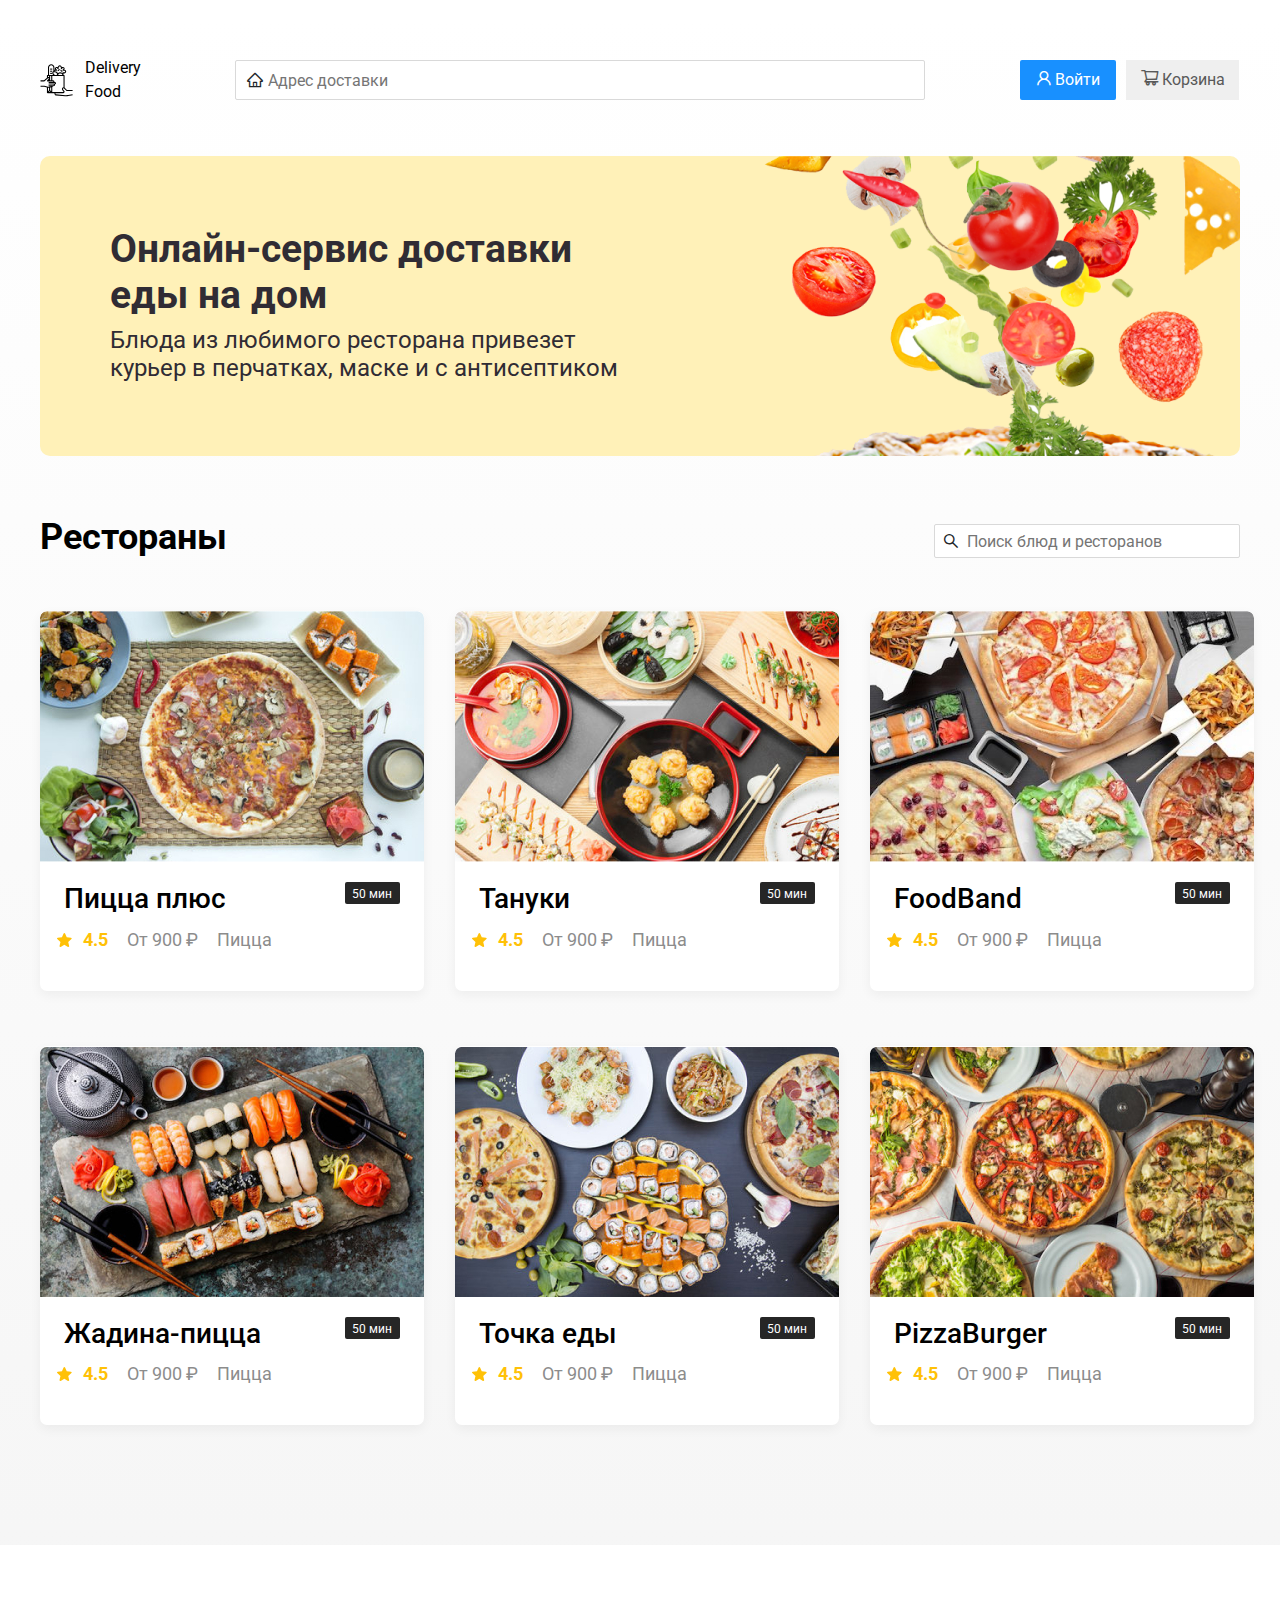
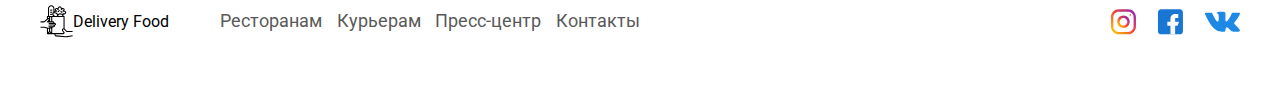
<file: index.html>
<!DOCTYPE html>
<html lang="en">

<head>
    <meta charset="UTF-8">
    <meta http-equiv="X-UA-Compatible" content="IE=edge">
    <meta name="viewport" content="width=device-width, initial-scale=1.0">
    <title>Delivery food</title>
    <link rel="shortcut icon" href="icons/favicon/favicon.ico" type="image/x-icon">
    <link rel="icon" href="icons/favicon/favicon.ico" type="image/x-icon">
    <link rel="stylesheet" href="css/_bootstrap-reboot.min.css">
    <link rel="stylesheet" href="css/icons.css">
    <link rel="stylesheet" href="css/style.min.css">

</head>

<body>
    <header class="header">
        <div class="container">
            <nav class="navbar">
                <a href="#" class="logo">
                    <img src="icons/logo/logo.svg" alt="logo">
                    <div class="logo__text">Delivery Food</div>
                </a>
                <div class="search">
                    <form class="search-form " action="action_page.php">
                        <div class="icon-home"></div>
                        <input type="text" placeholder="Адрес доставки" name="search">
                    </form>
                </div>
                <div class="btns">
                    <button class="btns__login">
                        <a href="#" class="icon-user">Войти</a>
                    </button>
                    <button class="btns__basket ">
                        <a href="#" class="icon-busket">Корзина</a>
                    </button>
                </div>
            </nav>
        </div>
    </header>
    <section class="promo">
        <div class="container">
            <div class="promo-wrapper">
                <h1 class="promo__tittle">Онлайн-сервис доставки еды на дом</h1>
                <div class="promo__subtittle">Блюда из любимого ресторана привезет курьер в перчатках, маске и с
                    антисептиком</div>
            </div>
        </div>
    </section>
    <section class="menu">
        <div class="container">
            <div class="menu-wrapper">
                <h2 class="menu__tittle">Рестораны</h2>
                <div class="menu-search">
                    <form class="search-form_menu" action="action_page.php">
                        <div class="icon-search"></div>
                        <input type="text" placeholder="Поиск блюд и ресторанов" name="search">
                    </form>
                </div>
            </div>
            <div class="cards-wrapper">
                <div class="cards__item">
                    <a href="#">
                        <img src="img/cards/main/card_1.jpg" alt="" class="cards__img">
                        <div class="cards__info">
                            <div class="cards_time_delivery">
                                <h3 class="cards__tittle">Пицца плюс</h3>
                                <div class="cards__time">50 мин</div>
                            </div>
                            <div class="cards-category">
                                <div class="cards__rating">4.5</div>
                                <div class="cards__price">От 900 ₽</div>
                                <div class="cards__category">Пицца</div>
                            </div>
                        </div>
                    </a>
                </div>
                <div class="cards__item">
                    <a href="tanuki.html">
                        <img src="img/cards/main/card_2.jpg" alt="" class="cards__img">
                        <div class="cards__info">
                            <div class="cards_time_delivery">
                                <h3 class="cards__tittle">Тануки </h3>
                                <div class="cards__time">50 мин</div>
                            </div>
                            <div class="cards-category">
                                <div class="cards__rating">4.5</div>
                                <div class="cards__price">От 900 ₽</div>
                                <div class="cards__category">Пицца</div>
                            </div>
                        </div>
                    </a>
                </div>
                <div class="cards__item">
                    <a href="#">
                        <img src="img/cards/main/card_3.jpg" alt="" class="cards__img">
                        <div class="cards__info">
                            <div class="cards_time_delivery">
                                <h3 class="cards__tittle">FoodBand</h3>
                                <div class="cards__time">50 мин</div>
                            </div>
                            <div class="cards-category">
                                <div class="cards__rating">4.5</div>
                                <div class="cards__price">От 900 ₽</div>
                                <div class="cards__category">Пицца</div>
                            </div>
                        </div>
                    </a>
                </div>
                <div class="cards__item">
                    <a href="#">
                        <img src="img/cards/main/card_4.jpg" alt="" class="cards__img">
                        <div class="cards__info">
                            <div class="cards_time_delivery">
                                <h3 class="cards__tittle">Жадина-пицца</h3>
                                <div class="cards__time">50 мин</div>
                            </div>
                            <div class="cards-category">
                                <div class="cards__rating">4.5</div>
                                <div class="cards__price">От 900 ₽</div>
                                <div class="cards__category">Пицца</div>
                            </div>
                        </div>
                    </a>
                </div>
                <div class="cards__item">
                    <a href="#">
                        <img src="img/cards/main/card_5.jpg" alt="" class="cards__img">
                        <div class="cards__info">
                            <div class="cards_time_delivery">
                                <h3 class="cards__tittle">Точка еды</h3>
                                <div class="cards__time">50 мин</div>
                            </div>
                            <div class="cards-category">
                                <div class="cards__rating">4.5</div>
                                <div class="cards__price">От 900 ₽</div>
                                <div class="cards__category">Пицца</div>
                            </div>
                    </a>
                </div>
            </div>
            <div class="cards__item">
                <a href="#">
                    <img src="img/cards/main/card_6.jpg" alt="" class="cards__img">
                    <div class="cards__info">
                        <div class="cards_time_delivery">
                            <h3 class="cards__tittle">PizzaBurger</h3>
                            <div class="cards__time">50 мин</div>
                        </div>
                        <div class="cards-category">
                            <div class="cards__rating">4.5</div>
                            <div class="cards__price">От 900 ₽</div>
                            <div class="cards__category">Пицца</div>
                        </div>
                    </div>
                </a>
            </div>
        </div>
    </section>
    <footer class="footer">
        <div class="container">
            <div class="footer-wrapper">
                <div class="footer__info">
                    <a href="#" class="logo">
                        <img src="icons/logo/logo.svg" alt="logo">
                        <div class="logo__text">Delivery Food</div>
                    </a>
                    <ul class="footer__navbar">
                        <li><a href="#">Ресторанам </a></li>
                        <li><a href="#">Курьерам</a></li>
                        <li><a href="#">Пресс-центр</a></li>
                        <li><a href="#">Контакты</a></li>
                    </ul>
                </div>
                <div class="footer__socialmedia">
                    <a href="#">
                        <svg width="26" height="26" viewBox="0 0 26 26" fill="none" xmlns="http://www.w3.org/2000/svg">
                            <path
                                d="M18.1353 0.314819H8.76025C4.44619 0.314819 0.947754 3.81326 0.947754 8.12732V17.5023C0.947754 21.8164 4.44619 25.3148 8.76025 25.3148H18.1353C22.4493 25.3148 25.9478 21.8164 25.9478 17.5023V8.12732C25.9478 3.81326 22.4493 0.314819 18.1353 0.314819ZM23.604 17.5023C23.604 20.5179 21.1509 22.9711 18.1353 22.9711H8.76025C5.74463 22.9711 3.2915 20.5179 3.2915 17.5023V8.12732C3.2915 5.11169 5.74463 2.65857 8.76025 2.65857H18.1353C21.1509 2.65857 23.604 5.11169 23.604 8.12732V17.5023Z"
                                fill="url(#paint0_linear_243_55)" />
                            <path
                                d="M13.4478 6.56482C9.99619 6.56482 7.19775 9.36326 7.19775 12.8148C7.19775 16.2664 9.99619 19.0648 13.4478 19.0648C16.8993 19.0648 19.6978 16.2664 19.6978 12.8148C19.6978 9.36326 16.8993 6.56482 13.4478 6.56482ZM13.4478 16.7211C11.2946 16.7211 9.5415 14.9679 9.5415 12.8148C9.5415 10.6601 11.2946 8.90857 13.4478 8.90857C15.6009 8.90857 17.354 10.6601 17.354 12.8148C17.354 14.9679 15.6009 16.7211 13.4478 16.7211Z"
                                fill="url(#paint1_linear_243_55)" />
                            <path
                                d="M20.1666 6.92892C20.6265 6.92892 20.9994 6.55606 20.9994 6.09611C20.9994 5.63617 20.6265 5.26331 20.1666 5.26331C19.7066 5.26331 19.3337 5.63617 19.3337 6.09611C19.3337 6.55606 19.7066 6.92892 20.1666 6.92892Z"
                                fill="url(#paint2_linear_243_55)" />
                            <defs>
                                <linearGradient id="paint0_linear_243_55" x1="3.23627" y1="23.0265" x2="23.6592"
                                    y2="2.60318" gradientUnits="userSpaceOnUse">
                                    <stop stop-color="#FFC107" />
                                    <stop offset="0.507" stop-color="#F44336" />
                                    <stop offset="0.99" stop-color="#9C27B0" />
                                </linearGradient>
                                <linearGradient id="paint1_linear_243_55" x1="9.02846" y1="17.2341" x2="17.8671"
                                    y2="8.39552" gradientUnits="userSpaceOnUse">
                                    <stop stop-color="#FFC107" />
                                    <stop offset="0.507" stop-color="#F44336" />
                                    <stop offset="0.99" stop-color="#9C27B0" />
                                </linearGradient>
                                <linearGradient id="paint2_linear_243_55" x1="19.5777" y1="6.6851" x2="20.7554"
                                    y2="5.50728" gradientUnits="userSpaceOnUse">
                                    <stop stop-color="#FFC107" />
                                    <stop offset="0.507" stop-color="#F44336" />
                                    <stop offset="0.99" stop-color="#9C27B0" />
                                </linearGradient>
                            </defs>
                        </svg>
                    </a>
                    <a href="#">
                        <svg width="26" height="26" viewBox="0 0 26 26" fill="none" xmlns="http://www.w3.org/2000/svg">
                            <path
                                d="M22.8228 0.314819H4.07275C2.34932 0.314819 0.947754 1.71638 0.947754 3.43982V22.1898C0.947754 23.9133 2.34932 25.3148 4.07275 25.3148H22.8228C24.5462 25.3148 25.9478 23.9133 25.9478 22.1898V3.43982C25.9478 1.71638 24.5462 0.314819 22.8228 0.314819Z"
                                fill="#1976D2" />
                            <path
                                d="M22.0415 12.8148H18.1353V9.68982C18.1353 8.82732 18.8353 8.90857 19.6978 8.90857H21.2603V5.00232H18.1353C15.5462 5.00232 13.4478 7.10076 13.4478 9.68982V12.8148H10.3228V16.7211H13.4478V25.3148H18.1353V16.7211H20.479L22.0415 12.8148Z"
                                fill="#FAFAFA" />
                        </svg>
                    </a>
                    <a href="#">
                        <svg width="36" height="21" viewBox="0 0 36 21" fill="none" xmlns="http://www.w3.org/2000/svg">
                            <path
                                d="M18.0988 20.7306H20.1934C20.1934 20.7306 20.8266 20.6605 21.1486 20.3121C21.4466 19.9922 21.4356 19.3919 21.4356 19.3919C21.4356 19.3919 21.394 16.5809 22.6998 16.1669C23.9859 15.7593 25.6378 18.8836 27.3884 20.0864C28.7117 20.9957 29.7173 20.7963 29.7173 20.7963L34.3994 20.7306C34.3994 20.7306 36.8488 20.5794 35.6876 18.6536C35.5934 18.4958 35.0106 17.2295 32.2062 14.6266C29.2704 11.9011 29.6648 12.3437 33.2009 7.63099C35.3546 4.76087 36.2156 3.00813 35.9462 2.25883C35.6898 1.54458 34.1058 1.733 34.1058 1.733L28.8388 1.76368C28.8388 1.76368 28.4488 1.7111 28.1574 1.88418C27.8748 2.05507 27.6929 2.44944 27.6929 2.44944C27.6929 2.44944 26.8582 4.67104 25.7452 6.55962C23.3987 10.5449 22.4588 10.7553 22.0754 10.5077C21.1837 9.93147 21.4071 8.18968 21.4071 6.95399C21.4071 3.09138 21.9921 1.48105 20.2657 1.06477C19.6917 0.926742 19.271 0.834723 17.8053 0.819387C15.9254 0.799668 14.3326 0.82596 13.4322 1.26634C12.8318 1.55992 12.3696 2.21501 12.6522 2.25226C13.0005 2.29827 13.7893 2.46478 14.2078 3.03442C14.7489 3.76838 14.7292 5.42034 14.7292 5.42034C14.7292 5.42034 15.0403 9.96652 14.004 10.5318C13.2919 10.9196 12.317 10.1286 10.2246 6.51142C9.15328 4.66009 8.34263 2.61157 8.34263 2.61157C8.34263 2.61157 8.18708 2.23035 7.90883 2.02659C7.57142 1.77901 7.09818 1.70014 7.09818 1.70014L2.08972 1.73081C2.08972 1.73081 1.33823 1.75272 1.06217 2.07917C0.816787 2.37057 1.04245 2.97088 1.04245 2.97088C1.04245 2.97088 4.96422 12.1443 9.40304 16.7694C13.476 21.0088 18.0988 20.7306 18.0988 20.7306Z"
                                fill="#1E88E5" />
                        </svg>
                    </a>
                </div>
            </div>
        </div>
    </footer>
</body>

</html>
</file>
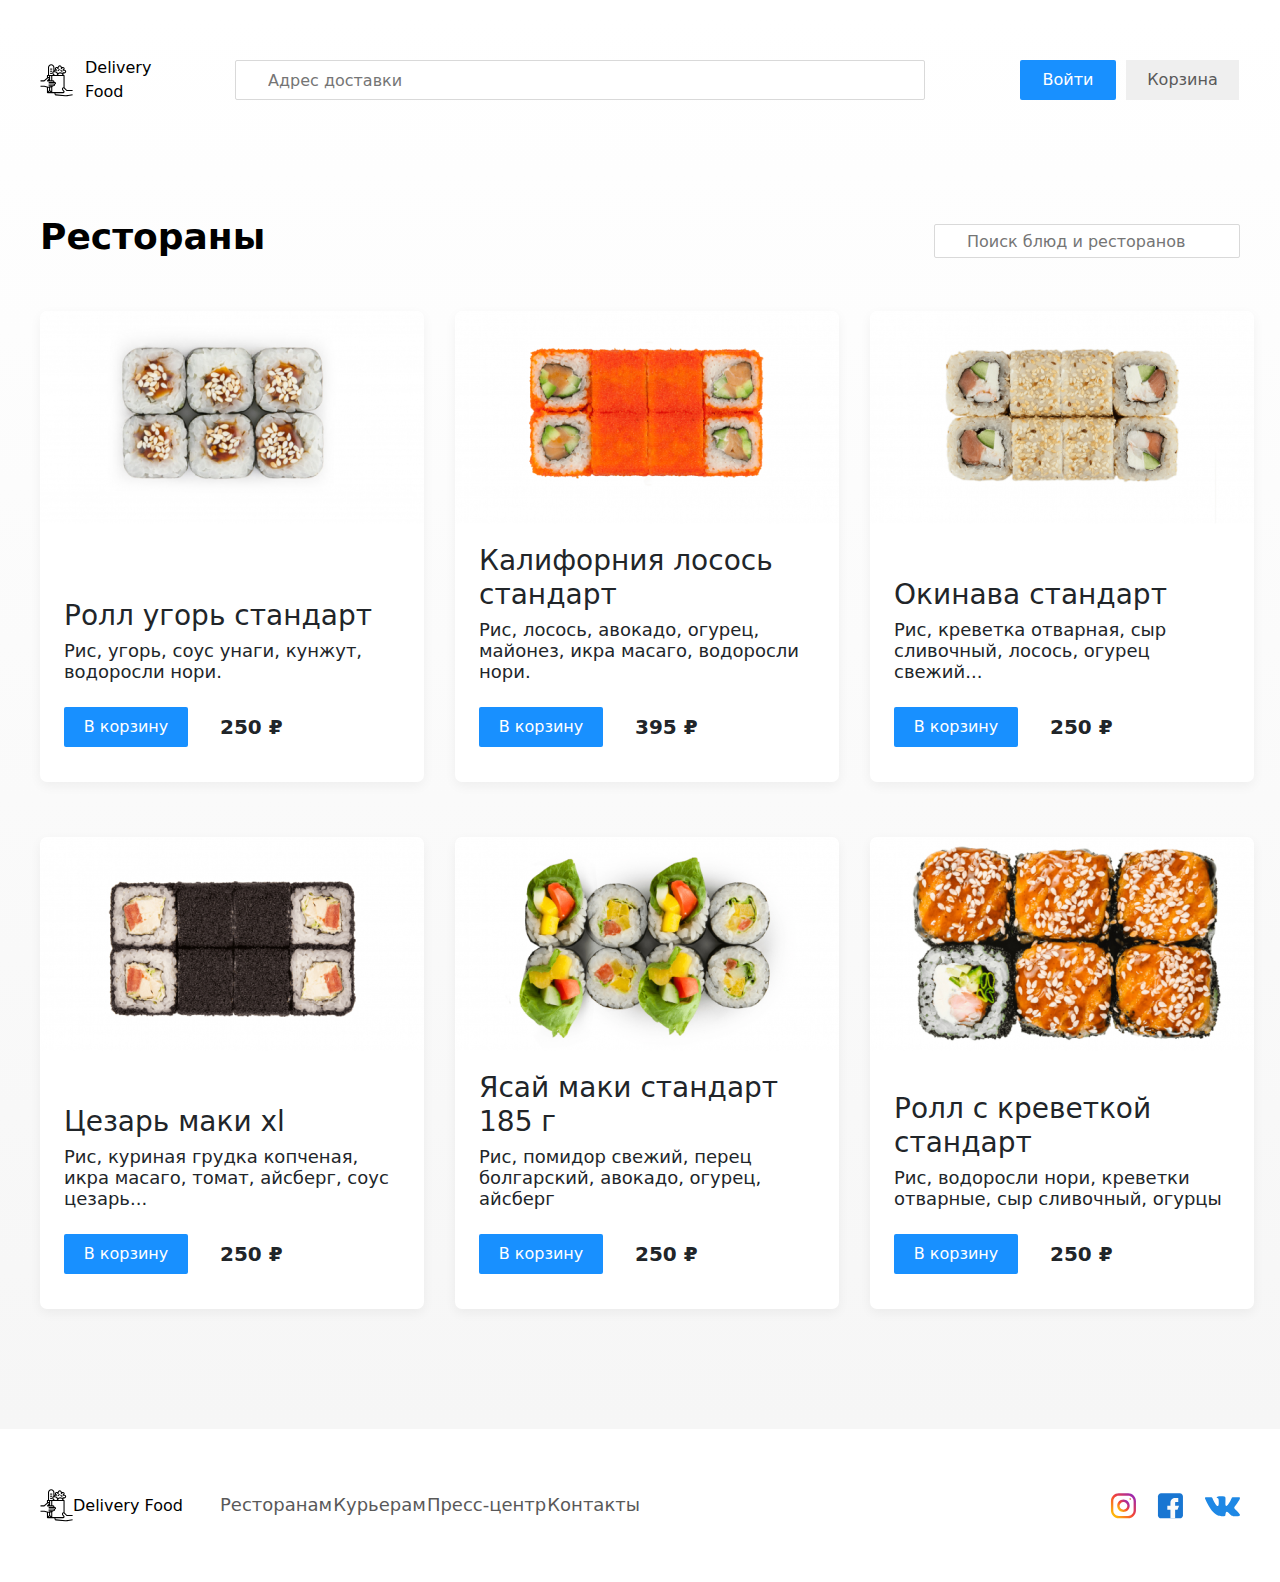
<file: tanuki.html>
<!DOCTYPE html>
<html lang="en">

<head>
    <meta charset="UTF-8">
    <meta http-equiv="X-UA-Compatible" content="IE=edge">
    <meta name="viewport" content="width=device-width, initial-scale=1.0">
    <title>Delivery food</title>
    <link rel="stylesheet" href="css/_bootstrap-reboot.min.css">
    <link rel="stylesheet" href="css/icons.css">
    <link rel="stylesheet" href="css/tanuki.min.css">
</head>

<body>
    <header class="header">
        <div class="container">
            <nav class="navbar">
                <div class="logo">
                    <img src="icons/logo/logo.svg" alt="logo">
                    <div class="logo__text">Delivery Food</div>
                </div>
                <div class="search">
                    <form class="search-form" action="action_page.php">
                        <input type="text" placeholder="Адрес доставки" name="search">
                    </form>
                </div>
                <div class="btns">
                    <button class="btns__login">
                        <a href="#">Войти</a>
                    </button>
                    <button class="btns__basket">
                        <a href="#">Корзина</a>
                    </button>
                </div>
            </nav>
        </div>
    </header>
    <section class="menu">
        <div class="container">
            <div class="menu-wrapper">
                <h2 class="menu__tittle">Рестораны</h2>
                <div class="menu-search">
                    <form class="search-form_menu" action="action_page.php">
                        <input type="text" placeholder="Поиск блюд и ресторанов" name="search">
                    </form>
                </div>
            </div>
            <div class="cards-wrapper">
                <div class="cards__item">
                    <img src="img/cards/restaurant_tanuki/cardTanuki_1.png" alt="" class="cards__img">
                    <div class="cards__info">
                        <div class="cards_sushi">
                            <h3 class="cards__tittle"> Ролл угорь стандарт</h3>
                            <div class="cards__subtittle">
                                Рис, угорь, соус унаги, кунжут, водоросли нори.
                            </div>
                        </div>
                        <div class="cards-btns">
                            <button class="btn__buy">
                                <a href="#">В корзину</a>
                            </button>
                            <div class="price">250 ₽</div>
                        </div>
                    </div>
                </div>
                <div class="cards__item">
                    <img src="img/cards/restaurant_tanuki/cardTanuki_2.png" alt="" class="cards__img">
                    <div class="cards__info">
                        <div class="cards_sushi">
                            <h3 class="cards__tittle">Калифорния лосось стандарт</h3>
                            <div class="cards__subtittle">
                                Рис, лосось, авокадо, огурец, майонез, икра масаго, водоросли нори.
                            </div>
                        </div>
                        <div class="cards-btns">
                            <button class="btn__buy">
                                <a href="#">В корзину</a>
                            </button>
                            <div class="price">395 ₽</div>
                        </div>
                    </div>
                </div>
                <div class="cards__item">
                    <img src="img/cards/restaurant_tanuki/cardTanuki_3.png" alt="" class="cards__img">
                    <div class="cards__info">
                        <div class="cards_sushi">
                            <h3 class="cards__tittle"> Окинава стандарт</h3>
                            <div class="cards__subtittle">
                                Рис, креветка отварная, сыр сливочный, лосось, огурец свежий...
                            </div>
                        </div>
                        <div class="cards-btns">
                            <button class="btn__buy">
                                <a href="#">В корзину</a>
                            </button>
                            <div class="price">250 ₽</div>
                        </div>
                    </div>
                </div>
                <div class="cards__item">
                    <img src="img/cards/restaurant_tanuki/cardTanuki_4.png" alt="" class="cards__img">
                    <div class="cards__info">
                        <div class="cards_sushi">
                            <h3 class="cards__tittle"> Цезарь маки хl</h3>
                            <div class="cards__subtittle">
                                Рис, куриная грудка копченая, икра масаго, томат, айсберг, соус цезарь...
                            </div>
                        </div>
                        <div class="cards-btns">
                            <button class="btn__buy">
                                <a href="#">В корзину</a>
                            </button>
                            <div class="price">250 ₽</div>
                        </div>
                    </div>
                </div>
                <div class="cards__item">
                    <img src="img/cards/restaurant_tanuki/cardTanuki_5.png" alt="" class="cards__img">
                    <div class="cards__info">
                        <div class="cards_sushi">
                            <h3 class="cards__tittle"> Ясай маки стандарт 185 г</h3>
                            <div class="cards__subtittle">
                                Рис, помидор свежий, перец болгарский, авокадо, огурец, айсберг
                            </div>
                        </div>
                        <div class="cards-btns">
                            <button class="btn__buy">
                                <a href="#">В корзину</a>
                            </button>
                            <div class="price">250 ₽</div>
                        </div>
                    </div>
                </div>
                <div class="cards__item">
                    <img src="img/cards/restaurant_tanuki/cardTanuki_6.png" alt="" class="cards__img">
                    <di class="cards__info">
                        <div class="cards_sushi">
                            <h3 class="cards__tittle"> Ролл с креветкой стандарт</h3>
                            <div class="cards__subtittle">
                                Рис, водоросли нори, креветки отварные, сыр сливочный, огурцы
                            </div>
                        </div>
                        <div class="cards-btns">
                            <button class="btn__buy">
                                <a href="#">В корзину</a>
                            </button>
                            <div class="price">250 ₽</div>
                        </div>
                    </di>
                </div>
            </div>
    </section>
    <footer class="footer">
        <div class="container">
            <div class="footer-wrapper">
                <div class="footer__info">
                    <div class="logo">
                        <img src="icons/logo/logo.svg" alt="logo">
                        <div class="logo__text">Delivery Food</div>
                    </div>
                    <ul class="footer__navbar">
                        <li><a href="#">Ресторанам </a></li>
                        <li><a href="#">Курьерам</a></li>
                        <li><a href="#">Пресс-центр</a></li>
                        <li><a href="#">Контакты</a></li>
                    </ul>
                </div>
                <div class="footer__socialmedia">
                    <img src="icons/social_media/instagram_icon.svg" alt="" class="icon_socialmedia">
                    <img src="icons/social_media/facebook_icon.svg" alt="" class="icon_socialmedia">
                    <img src="icons/social_media/vk_icon.svg" alt="" class="icon_socialmedia">
                </div>
            </div>

        </div>
    </footer>
</body>

</html>
</file>
<file: css/icons.css>
@font-face {
	font-family: "deliveryIcons";
	src: url("../fonts/deliveryIcons.eot?uo7h8v");
	src: url("../fonts/deliveryIcons.eot?uo7h8v#iefix") format("embedded-opentype"),
		url("../fonts/deliveryIcons.ttf?uo7h8v") format("truetype"),
		url("../fonts/deliveryIcons.woff?uo7h8v") format("woff"),
		url("../fonts/deliveryIcons.svg?uo7h8v#deliveryIcons") format("svg");
	font-weight: normal;
	font-style: normal;
	font-display: block;
}

[class^="icon-"]::before,
[class*=" icon-"]::before {
	/* use !important to prevent issues with browser extensions that change fonts */
	font-family: "deliveryIcons" !important;
	font-style: normal;
	font-weight: normal;
	font-variant: normal;
	text-transform: none;
	line-height: 1;

	/* Better Font Rendering =========== */
	-webkit-font-smoothing: antialiased;
	-moz-osx-font-smoothing: grayscale;
}

.icon-busket::before {
	content: "\e900";
}
.icon-home::before {
	content: "\e901";
}
.icon-search::before {
	content: "\e902";
}
.icon-user::before {
	content: "\e903";
}
</file>
<file: css/style.min.css>
@import url("https://fonts.googleapis.com/css2?family=Roboto:wght@400;700&display=swap");
body {
  font-family: "Roboto", sans-serif;
  margin: 0;
  padding: 0;
  -webkit-box-sizing: border-box;
          box-sizing: border-box;
  background: -webkit-gradient(linear, left top, left bottom, color-stop(1.04%, rgba(245, 245, 245, 0)), to(#F5F5F5));
  background: linear-gradient(180deg, rgba(245, 245, 245, 0) 1.04%, #F5F5F5 100%);
}

.container {
  max-width: 1200px;
  margin: 0 auto;
}

.header {
  padding: 44px 0 40px 0;
}
.header .navbar {
  display: -webkit-box;
  display: -ms-flexbox;
  display: flex;
  -webkit-box-pack: justify;
      -ms-flex-pack: justify;
          justify-content: space-between;
  -webkit-box-align: center;
      -ms-flex-align: center;
          align-items: center;
}
.header .logo {
  display: -webkit-box;
  display: -ms-flexbox;
  display: flex;
  width: 100px;
  -webkit-box-align: center;
      -ms-flex-align: center;
          align-items: center;
  text-decoration: none;
  color: #000000;
}
.header .logo__text {
  padding: 12px;
}
.header .btns {
  width: 220px;
  display: -webkit-box;
  display: -ms-flexbox;
  display: flex;
  -webkit-box-align: center;
      -ms-flex-align: center;
          align-items: center;
}
.header .btns__login {
  width: 96px;
  height: 40px;
  display: -webkit-box;
  display: -ms-flexbox;
  display: flex;
  -webkit-box-align: center;
      -ms-flex-align: center;
          align-items: center;
  -webkit-box-pack: center;
      -ms-flex-pack: center;
          justify-content: center;
  margin-right: 10px;
  background: #1890FF;
  border-radius: 2px;
  border: none;
}
.header .btns__login a {
  text-decoration: none;
  font-style: normal;
  font-weight: 400;
  font-size: 16px;
  line-height: 24px;
  color: #ffffff;
}
.header .btns__login a::hover {
  text-decoration: underline;
}
.header .btns__basket {
  width: 113px;
  height: 40px;
  display: -webkit-box;
  display: -ms-flexbox;
  display: flex;
  -webkit-box-pack: center;
      -ms-flex-pack: center;
          justify-content: center;
  -webkit-box-align: center;
      -ms-flex-align: center;
          align-items: center;
  border: none;
}
.header .btns__basket a {
  text-decoration: none;
  font-style: normal;
  font-weight: 400;
  font-size: 16px;
  line-height: 24px;
  color: #595959;
}
.header .btns__basket a::hover {
  text-decoration: underline;
}
.header .btns .icon-user::before, .header .btns .icon-busket::before {
  padding-right: 4px;
}
.header .search-form {
  position: relative;
}
.header .search-form input {
  width: 690px;
  height: 40px;
  padding: 10px;
  background: #FFFFFF;
  border: 1px solid #D9D9D9;
  border-radius: 2px;
  padding: 8px 12px 8px 32px;
}
.header .search .icon-home::before {
  left: 12px;
  content: "\e901";
  position: absolute;
  top: 12px;
}

.promo-wrapper {
  min-height: 300px;
  background: #FFF1B8 url(../img/bg_promo.png) top right no-repeat;
  border-radius: 10px;
  padding: 70px 600px 70px 70px;
}
.promo__tittle {
  font-style: normal;
  font-weight: 700;
  font-size: 39px;
  line-height: 46px;
  color: #302C34;
}
.promo__subtittle {
  font-style: normal;
  font-weight: 400;
  font-size: 24px;
  line-height: 28px;
  color: #302C34;
}

.menu {
  padding: 60px 0 90px 0;
}
.menu-wrapper {
  display: -webkit-box;
  display: -ms-flexbox;
  display: flex;
  -webkit-box-pack: justify;
      -ms-flex-pack: justify;
          justify-content: space-between;
  -webkit-box-align: center;
      -ms-flex-align: center;
          align-items: center;
}
.menu__tittle {
  font-style: normal;
  font-weight: 700;
  font-size: 36px;
  line-height: 42px;
  color: #000000;
}
.menu .search-form_menu {
  position: relative;
}
.menu .search-form_menu input {
  width: 306px;
  height: 34px;
  padding: 5px 12px 5px 32px;
  background: #FFFFFF;
  border: 1px solid #D9D9D9;
  border-radius: 2px;
}
.menu .cards-wrapper {
  padding-top: 45px;
  display: grid;
  grid-template: repeat(2, minmax(380px, auto))/repeat(3, 385px);
  gap: 25px 30px;
  grid-auto-rows: minmax(380px, auto);
  grid-auto-columns: 385px;
}
.menu .cards-wrapper a {
  text-decoration: none;
  color: #000000;
}
.menu .cards__item {
  width: 384px;
  min-height: 378px;
  display: -webkit-box;
  display: -ms-flexbox;
  display: flex;
  -webkit-box-orient: vertical;
  -webkit-box-direction: normal;
      -ms-flex-direction: column;
          flex-direction: column;
  -webkit-box-pack: justify;
      -ms-flex-pack: justify;
          justify-content: space-between;
  background: #FFFFFF;
  -webkit-box-shadow: 0px 4px 12px rgba(0, 0, 0, 0.05);
          box-shadow: 0px 4px 12px rgba(0, 0, 0, 0.05);
  border-radius: 7px;
  margin-bottom: 30px;
  -webkit-transition: scale 0.7s ease-out, -webkit-box-shadow 0.5s ease-in-out;
  transition: scale 0.7s ease-out, -webkit-box-shadow 0.5s ease-in-out;
  transition: box-shadow 0.5s ease-in-out, scale 0.7s ease-out;
  transition: box-shadow 0.5s ease-in-out, scale 0.7s ease-out, -webkit-box-shadow 0.5s ease-in-out;
}
.menu .cards__item:hover {
  -webkit-box-shadow: 0px 0px 20px 5px rgba(0, 0, 0, 0.2);
          box-shadow: 0px 0px 20px 5px rgba(0, 0, 0, 0.2);
  scale: 1.01;
}
.menu .cards__img {
  overflow: hidden;
  border-radius: 7px 7px 0px 0px;
}
.menu .cards__info {
  display: -webkit-box;
  display: -ms-flexbox;
  display: flex;
  padding: 20px 24px 35px 24px;
  -webkit-box-pack: justify;
      -ms-flex-pack: justify;
          justify-content: space-between;
  -webkit-box-orient: vertical;
  -webkit-box-direction: normal;
      -ms-flex-direction: column;
          flex-direction: column;
}
.menu .cards__category {
  display: -webkit-box;
  display: -ms-flexbox;
  display: flex;
  -webkit-box-pack: justify;
      -ms-flex-pack: justify;
          justify-content: space-between;
}
.menu .cards_time_delivery {
  display: -webkit-box;
  display: -ms-flexbox;
  display: flex;
  -webkit-box-pack: justify;
      -ms-flex-pack: justify;
          justify-content: space-between;
}
.menu .cards__time {
  width: 55px;
  height: 22px;
  background: #262626;
  border-radius: 2px;
  color: #ffffff;
  padding: 2px 7px;
  font-style: normal;
  font-weight: 400;
  font-size: 12px;
  line-height: 20px;
}
.menu .cards-category {
  position: relative;
  width: 227.19px;
  display: -webkit-box;
  display: -ms-flexbox;
  display: flex;
  -webkit-box-pack: space-evenly;
      -ms-flex-pack: space-evenly;
          justify-content: space-evenly;
}
.menu .cards__rating {
  font-style: normal;
  font-weight: 700;
  font-size: 18px;
  line-height: 32px;
  color: #FFC107;
}
.menu .cards__rating::before {
  content: "";
  display: block;
  width: 15px;
  height: 15px;
  background: url(../icons/star/star_icon.svg);
  position: absolute;
  left: -7.5px;
  top: 8px;
}
.menu .cards__price, .menu .cards__category {
  font-style: normal;
  font-weight: 400;
  font-size: 18px;
  line-height: 32px;
  color: #8C8C8C;
}
.menu .cards__sushi {
  display: -webkit-box;
  display: -ms-flexbox;
  display: flex;
  -webkit-box-orient: vertical;
  -webkit-box-direction: normal;
      -ms-flex-direction: column;
          flex-direction: column;
}
.menu .cards-btns {
  display: -webkit-box;
  display: -ms-flexbox;
  display: flex;
  -webkit-box-align: center;
      -ms-flex-align: center;
          align-items: center;
  margin-top: 25px;
}
.menu .cards-btns .btn__buy {
  width: 124px;
  height: 40px;
  background: #1890FF;
  border-radius: 2px;
  border: none;
}
.menu .cards-btns .btn__buy a {
  color: #ffffff;
}
.menu .cards-btns .price {
  margin-left: 32px;
  font-style: normal;
  font-weight: 700;
  font-size: 20px;
  line-height: 32px;
}
.menu .cards__subtittle {
  font-style: normal;
  font-weight: 400;
  font-size: 18px;
  line-height: 21px;
}
.menu .icon-search::before {
  position: absolute;
  left: 9px;
  top: 9px;
}

.footer {
  min-height: 150px;
  padding: 60px 0 60px 0;
  background-color: #ffffff;
}
.footer-wrapper {
  display: -webkit-box;
  display: -ms-flexbox;
  display: flex;
  -webkit-box-pack: justify;
      -ms-flex-pack: justify;
          justify-content: space-between;
  -webkit-box-align: center;
      -ms-flex-align: center;
          align-items: center;
}
.footer__navbar {
  padding-left: 0;
  margin-bottom: 0;
  display: -webkit-box;
  display: -ms-flexbox;
  display: flex;
  width: 420px;
  -webkit-box-pack: justify;
      -ms-flex-pack: justify;
          justify-content: space-between;
  -webkit-box-align: center;
      -ms-flex-align: center;
          align-items: center;
  list-style-type: none;
}
.footer__navbar a {
  text-decoration: none;
  font-style: normal;
  font-weight: 400;
  font-size: 18px;
  line-height: 21px;
  color: #595959;
}
.footer__navbar a:hover {
  text-decoration: underline;
}
.footer__info {
  width: 600px;
  display: -webkit-box;
  display: -ms-flexbox;
  display: flex;
  -webkit-box-pack: justify;
      -ms-flex-pack: justify;
          justify-content: space-between;
  -webkit-box-align: center;
      -ms-flex-align: center;
          align-items: center;
}
.footer .logo {
  display: -webkit-box;
  display: -ms-flexbox;
  display: flex;
  -webkit-box-align: center;
      -ms-flex-align: center;
          align-items: center;
  text-decoration: none;
  color: #000000;
}
.footer__socialmedia {
  display: -webkit-box;
  display: -ms-flexbox;
  display: flex;
  width: 130px;
  -webkit-box-pack: justify;
      -ms-flex-pack: justify;
          justify-content: space-between;
}/*# sourceMappingURL=style.min.css.map */
</file>
<file: css/tanuki.min.css>
@import url("https://fonts.googleapis.com/css2?family=Roboto:wght@400;700&display=swap");
body {
	margin: 0;
	padding: 0;
	-webkit-box-sizing: border-box;
	box-sizing: border-box;
	background: -webkit-gradient(linear, left top, left bottom, color-stop(1.04%, rgba(245, 245, 245, 0)), to(#f5f5f5));
	background: linear-gradient(180deg, rgba(245, 245, 245, 0) 1.04%, #f5f5f5 100%);
}

.container {
	max-width: 1200px;
	margin: 0 auto;
}

.header {
	padding: 44px 0 40px 0;
}
.header .navbar {
	display: -webkit-box;
	display: -ms-flexbox;
	display: flex;
	-webkit-box-pack: justify;
	-ms-flex-pack: justify;
	justify-content: space-between;
	-webkit-box-align: center;
	-ms-flex-align: center;
	align-items: center;
}
.header .logo {
	display: -webkit-box;
	display: -ms-flexbox;
	display: flex;
	width: 100px;
	-webkit-box-align: center;
	-ms-flex-align: center;
	align-items: center;
	text-decoration: none;
	color: #000000;
}
.header .logo__text {
	padding: 12px;
}
.header .btns {
	width: 220px;
	display: -webkit-box;
	display: -ms-flexbox;
	display: flex;
	-webkit-box-align: center;
	-ms-flex-align: center;
	align-items: center;
}
.header .btns__login {
	width: 96px;
	height: 40px;
	display: -webkit-box;
	display: -ms-flexbox;
	display: flex;
	-webkit-box-align: center;
	-ms-flex-align: center;
	align-items: center;
	-webkit-box-pack: center;
	-ms-flex-pack: center;
	justify-content: center;
	margin-right: 10px;
	background: #1890ff;
	border-radius: 2px;
	border: none;
}
.header .btns__login a {
	text-decoration: none;
	font-style: normal;
	font-weight: 400;
	font-size: 16px;
	line-height: 24px;
	color: #ffffff;
}
.header .btns__login a::hover {
	text-decoration: underline;
}
.header .btns__basket {
	width: 113px;
	height: 40px;
	display: -webkit-box;
	display: -ms-flexbox;
	display: flex;
	-webkit-box-pack: center;
	-ms-flex-pack: center;
	justify-content: center;
	-webkit-box-align: center;
	-ms-flex-align: center;
	align-items: center;
	border: none;
}
.header .btns__basket a {
	text-decoration: none;
	font-style: normal;
	font-weight: 400;
	font-size: 16px;
	line-height: 24px;
	color: #595959;
}
.header .btns__basket a::hover {
	text-decoration: underline;
}
.header .btns .icon-user::before,
.header .btns .icon-busket::before {
	padding-right: 4px;
}
.header .search-form {
	position: relative;
}
.header .search-form input {
	width: 690px;
	height: 40px;
	padding: 10px;
	background: #ffffff;
	border: 1px solid #d9d9d9;
	border-radius: 2px;
	padding: 8px 12px 8px 32px;
}
.header .search .icon-home::before {
	left: 12px;
	content: "\e901";
	position: absolute;
	top: 12px;
}

.menu {
	padding: 60px 0 90px 0;
}
.menu-wrapper {
	display: -webkit-box;
	display: -ms-flexbox;
	display: flex;
	-webkit-box-pack: justify;
	-ms-flex-pack: justify;
	justify-content: space-between;
	-webkit-box-align: center;
	-ms-flex-align: center;
	align-items: center;
}
.menu__tittle {
	font-style: normal;
	font-weight: 700;
	font-size: 36px;
	line-height: 42px;
	color: #000000;
}
.menu .search-form_menu {
	position: relative;
}
.menu .search-form_menu input {
	width: 306px;
	height: 34px;
	padding: 5px 12px 5px 32px;
	background: #ffffff;
	border: 1px solid #d9d9d9;
	border-radius: 2px;
}
.menu .cards-wrapper {
	padding-top: 45px;
	display: grid;
	grid-template: repeat(2, minmax(380px, auto)) / repeat(3, 385px);
	gap: 25px 30px;
	grid-auto-rows: minmax(380px, auto);
	grid-auto-columns: 385px;
}
.menu .cards-wrapper a {
	text-decoration: none;
	color: #000000;
}
.menu .cards__item {
	width: 384px;
	min-height: 378px;
	display: -webkit-box;
	display: -ms-flexbox;
	display: flex;
	-webkit-box-orient: vertical;
	-webkit-box-direction: normal;
	-ms-flex-direction: column;
	flex-direction: column;
	-webkit-box-pack: justify;
	-ms-flex-pack: justify;
	justify-content: space-between;
	background: #ffffff;
	-webkit-box-shadow: 0px 4px 12px rgba(0, 0, 0, 0.05);
	box-shadow: 0px 4px 12px rgba(0, 0, 0, 0.05);
	border-radius: 7px;
	margin-bottom: 30px;
	-webkit-transition: scale 0.7s ease-out, -webkit-box-shadow 0.5s ease-in-out;
	transition: scale 0.7s ease-out, -webkit-box-shadow 0.5s ease-in-out;
	transition: box-shadow 0.5s ease-in-out, scale 0.7s ease-out;
	transition: box-shadow 0.5s ease-in-out, scale 0.7s ease-out, -webkit-box-shadow 0.5s ease-in-out;
}
.menu .cards__item:hover {
	-webkit-box-shadow: 0px 0px 20px 5px rgba(0, 0, 0, 0.2);
	box-shadow: 0px 0px 20px 5px rgba(0, 0, 0, 0.2);
	scale: 1.01;
}
.menu .cards__img {
	overflow: hidden;
	border-radius: 7px 7px 0px 0px;
}
.menu .cards__info {
	display: -webkit-box;
	display: -ms-flexbox;
	display: flex;
	padding: 20px 24px 35px 24px;
	-webkit-box-pack: justify;
	-ms-flex-pack: justify;
	justify-content: space-between;
	-webkit-box-orient: vertical;
	-webkit-box-direction: normal;
	-ms-flex-direction: column;
	flex-direction: column;
}
.menu .cards__category {
	display: -webkit-box;
	display: -ms-flexbox;
	display: flex;
	-webkit-box-pack: justify;
	-ms-flex-pack: justify;
	justify-content: space-between;
}
.menu .cards_time_delivery {
	display: -webkit-box;
	display: -ms-flexbox;
	display: flex;
	-webkit-box-pack: justify;
	-ms-flex-pack: justify;
	justify-content: space-between;
}
.menu .cards__time {
	width: 55px;
	height: 22px;
	background: #262626;
	border-radius: 2px;
	color: #ffffff;
	padding: 2px 7px;
	font-style: normal;
	font-weight: 400;
	font-size: 12px;
	line-height: 20px;
}
.menu .cards-category {
	position: relative;
	width: 227.19px;
	display: -webkit-box;
	display: -ms-flexbox;
	display: flex;
	-webkit-box-pack: space-evenly;
	-ms-flex-pack: space-evenly;
	justify-content: space-evenly;
}
.menu .cards__rating {
	font-style: normal;
	font-weight: 700;
	font-size: 18px;
	line-height: 32px;
	color: #ffc107;
}
.menu .cards__rating::before {
	content: "";
	display: block;
	width: 15px;
	height: 15px;
	background: url(../icons/star/star_icon.svg);
	position: absolute;
	left: -7.5px;
	top: 8px;
}
.menu .cards__price,
.menu .cards__category {
	font-style: normal;
	font-weight: 400;
	font-size: 18px;
	line-height: 32px;
	color: #8c8c8c;
}
.menu .cards__sushi {
	display: -webkit-box;
	display: -ms-flexbox;
	display: flex;
	-webkit-box-orient: vertical;
	-webkit-box-direction: normal;
	-ms-flex-direction: column;
	flex-direction: column;
}
.menu .cards-btns {
	display: -webkit-box;
	display: -ms-flexbox;
	display: flex;
	-webkit-box-align: center;
	-ms-flex-align: center;
	align-items: center;
	margin-top: 25px;
}
.menu .cards-btns .btn__buy {
	width: 124px;
	height: 40px;
	background: #1890ff;
	border-radius: 2px;
	border: none;
}
.menu .cards-btns .btn__buy a {
	color: #ffffff;
}
.menu .cards-btns .price {
	margin-left: 32px;
	font-style: normal;
	font-weight: 700;
	font-size: 20px;
	line-height: 32px;
}
.menu .cards__subtittle {
	font-style: normal;
	font-weight: 400;
	font-size: 18px;
	line-height: 21px;
}
.menu .icon-search::before {
	position: absolute;
	left: 9px;
	top: 9px;
}

.footer {
	min-height: 150px;
	padding: 60px 0 60px 0;
	background-color: #ffffff;
}
.footer-wrapper {
	display: -webkit-box;
	display: -ms-flexbox;
	display: flex;
	-webkit-box-pack: justify;
	-ms-flex-pack: justify;
	justify-content: space-between;
	-webkit-box-align: center;
	-ms-flex-align: center;
	align-items: center;
}
.footer__navbar {
	padding-left: 0;
	margin-bottom: 0;
	display: -webkit-box;
	display: -ms-flexbox;
	display: flex;
	width: 420px;
	-webkit-box-pack: justify;
	-ms-flex-pack: justify;
	justify-content: space-between;
	-webkit-box-align: center;
	-ms-flex-align: center;
	align-items: center;
	list-style-type: none;
}
.footer__navbar a {
	text-decoration: none;
	font-style: normal;
	font-weight: 400;
	font-size: 18px;
	line-height: 21px;
	color: #595959;
}
.footer__navbar a:hover {
	text-decoration: underline;
}
.footer__info {
	width: 600px;
	display: -webkit-box;
	display: -ms-flexbox;
	display: flex;
	-webkit-box-pack: justify;
	-ms-flex-pack: justify;
	justify-content: space-between;
	-webkit-box-align: center;
	-ms-flex-align: center;
	align-items: center;
}
.footer .logo {
	display: -webkit-box;
	display: -ms-flexbox;
	display: flex;
	-webkit-box-align: center;
	-ms-flex-align: center;
	align-items: center;
	text-decoration: none;
	color: #000000;
}
.footer__socialmedia {
	display: -webkit-box;
	display: -ms-flexbox;
	display: flex;
	width: 130px;
	-webkit-box-pack: justify;
	-ms-flex-pack: justify;
	justify-content: space-between;
} /*# sourceMappingURL=tanuki.min.css.map */
</file>
